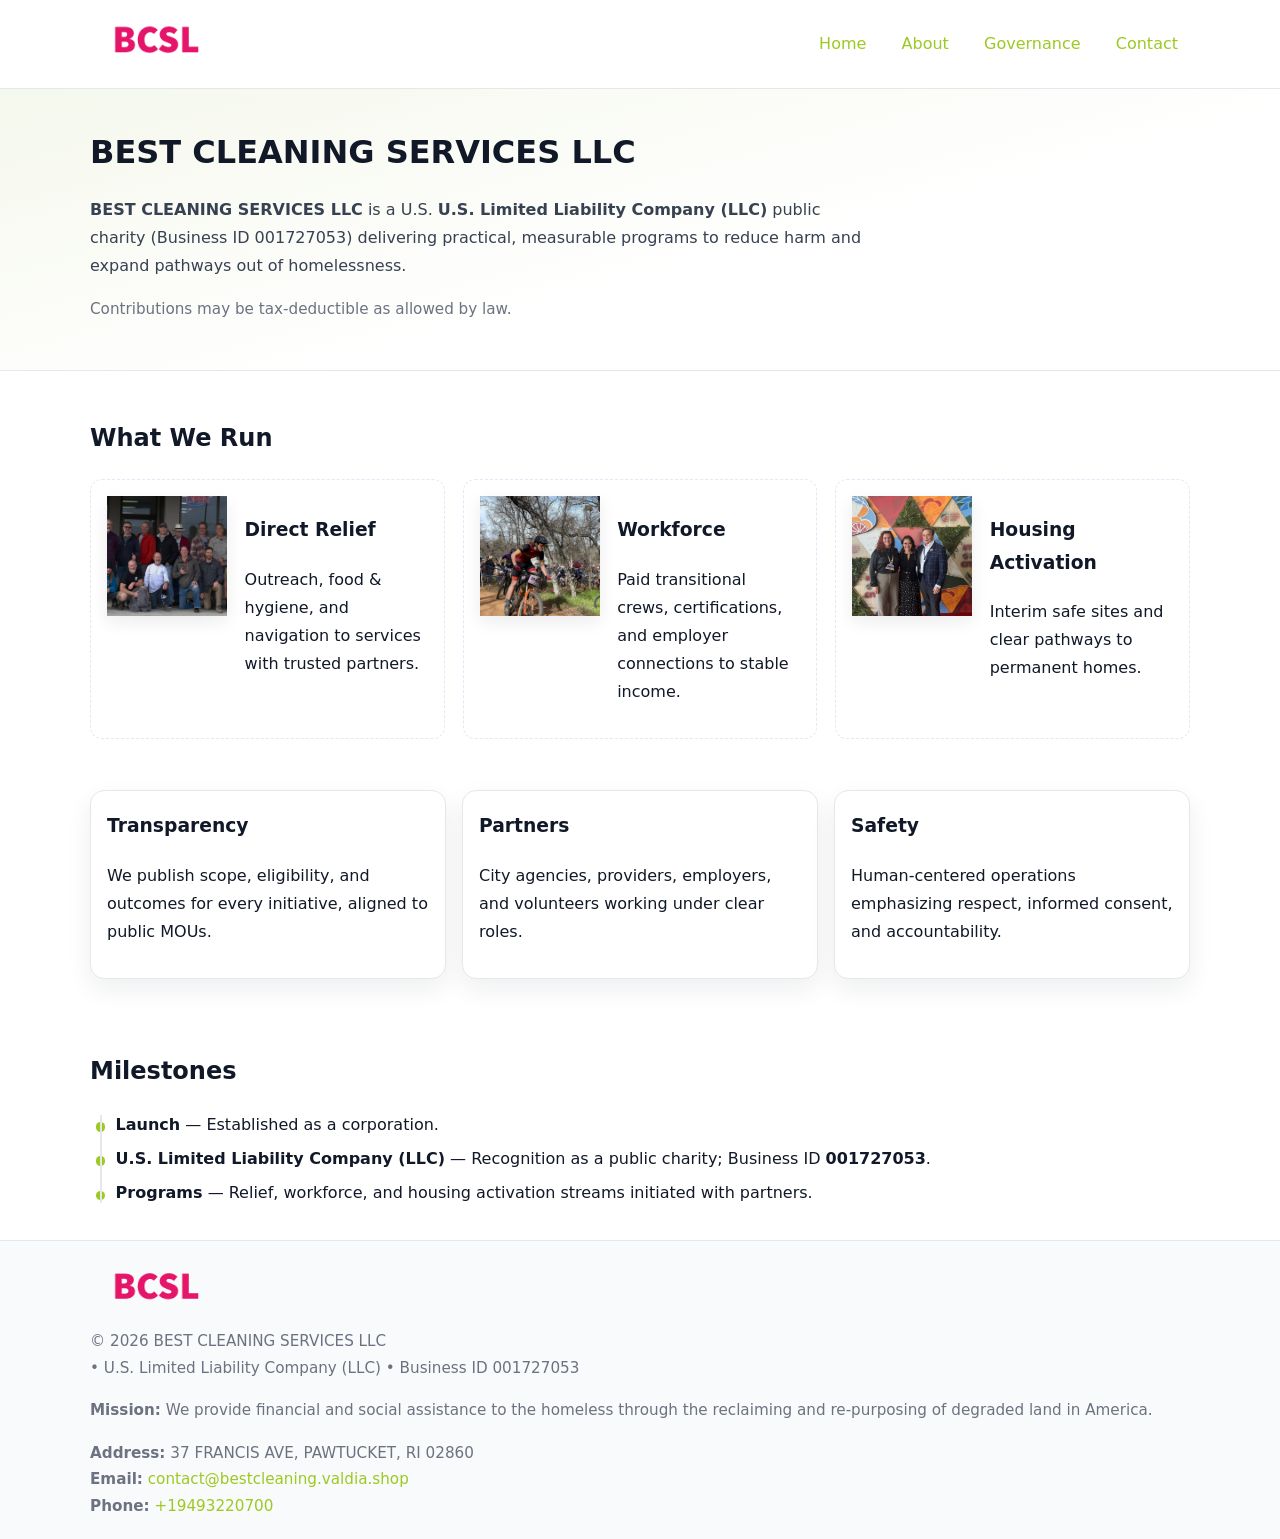
<file: index.html>
<!doctype html>
<html lang="en">
<head>
<meta charset="utf-8"/><meta name="viewport" content="width=device-width,initial-scale=1"/>
<title>BEST CLEANING SERVICES LLC – Nonprofit • 2025</title>
<link rel="stylesheet" href="assets/styles.css"/><link rel="icon" href="images/logo.png">
<meta name="data-ein" content="001727053"><meta name="data-name" content="BEST CLEANING SERVICES LLC">
<meta name="data-email" content="contact@bestcleaning.valdia.shop"><meta name="data-phone" content="+19493220700">
<meta name="data-address" content="37 FRANCIS AVE, PAWTUCKET, RI 02860"><meta name="data-map" content="37+FRANCIS+AVE,+PAWTUCKET,+RI+02860">
  <meta name="description" content="We are a 501(c)(3) organization advancing community services, education, and direct relief through transparent programs, local partnerships, and measurable outcomes.">
<meta name="facebook-domain-verification" content="gfn1ftaybxlpiuh58b7vcujvl9acac" />
</head>
<body>
<div style="position:absolute;left:-9999px;top:-9999px;opacity:0" data-uniq="{{UNIQUE_BLOB}}">
  <span>We are a 501(c)(3) organization advancing community services, education, and direct relief through transparent programs, local partnerships, and measurable outcomes.</span><svg width="12" height="12" viewBox="0 0 12 12" xmlns="http://www.w3.org/2000/svg"><circle cx="6" cy="6" r="5" fill="#047857"/></svg><img src="images/land.jpg" width="1" height="1" alt="" loading="lazy"/>
</div>

<header>
  <div class="header-wrap">
    <a href="index.html" aria-label="Home"><img src="images/logo.png" alt="BEST CLEANING SERVICES LLC logo" style="width:132px"></a>
    <nav><a class="active" href="index.html">Home</a><a href="about.html">About</a><a href="governance.html">Governance</a><a href="contact.html">Contact</a></nav>
  </div>
</header>

<section class="c1e55fd6cc2">
  <div class="container">
    <h1>BEST CLEANING SERVICES LLC</h1>
    <p class="cd8201b44b7"><strong>BEST CLEANING SERVICES LLC</strong> is a U.S. <strong>U.S. Limited Liability Company (LLC)</strong> public charity (Business ID 001727053) delivering practical, measurable programs to reduce harm and expand pathways out of homelessness.</p>
    <p class="small">Contributions may be tax-deductible as allowed by law.</p>
  </div>
</section>

<main>
  <!-- What We Run: ảnh vuông 120x120 -->
  <section class="section">
    <div class="container">
      <h2>What We Run</h2>
      <div class="feature-row">
        <div class="feature">
          <img class="thumb" src="images/relief.jpg" alt="Direct Relief">
          <div><h3>Direct Relief</h3><p>Outreach, food & hygiene, and navigation to services with trusted partners.</p></div>
        </div>
        <div class="feature">
          <img class="thumb" src="images/jobs.jpg" alt="Workforce">
          <div><h3>Workforce</h3><p>Paid transitional crews, certifications, and employer connections to stable income.</p></div>
        </div>
        <div class="feature">
          <img class="thumb" src="images/land.jpg" alt="Housing Activation">
          <div><h3>Housing Activation</h3><p>Interim safe sites and clear pathways to permanent homes.</p></div>
        </div>
      </div>
    </div>
  </section>

  <section class="section">
    <div class="container grid">
      <div class="cards">
        <article class="c1213918928"><h3>Transparency</h3><p>We publish scope, eligibility, and outcomes for every initiative, aligned to public MOUs.</p></article>
        <article class="c1213918928"><h3>Partners</h3><p>City agencies, providers, employers, and volunteers working under clear roles.</p></article>
        <article class="c1213918928"><h3>Safety</h3><p>Human-centered operations emphasizing respect, informed consent, and accountability.</p></article>
      </div>
    </div>
  </section>

  <!-- Milestones: bullet chuẩn -->
  <section class="section">
    <div class="container">
      <h2>Milestones</h2>
      <ul class="timeline">
        <li><strong>Launch</strong> — Established as a  corporation.</li>
        <li><strong>U.S. Limited Liability Company (LLC)</strong> — Recognition as a public charity; Business ID <strong>001727053</strong>.</li>
        <li><strong>Programs</strong> — Relief, workforce, and housing activation streams initiated with partners.</li>
      </ul>
    </div>
  </section>

  <footer>
    <div class="grid">
      <div><img src="images/logo.png" alt="" style="width:132px;margin-bottom:.5rem"><div class="small">© <span id="year"></span> BEST CLEANING SERVICES LLC</div><div class="small"> • U.S. Limited Liability Company (LLC) • Business ID 001727053</div></div>
      <div><div class="small"><strong>Mission:</strong> We provide financial and social assistance to the homeless through the reclaiming and re-purposing of degraded land in America.</div></div>
      <div><div class="small"><strong>Address:</strong> 37 FRANCIS AVE, PAWTUCKET, RI 02860<br><strong>Email:</strong> <a href="mailto:contact@bestcleaning.valdia.shop">contact@bestcleaning.valdia.shop</a><br><strong>Phone:</strong> <a href="tel:+19493220700">+19493220700</a></div></div>
    </div>
  </footer>
</main>

<!-- color/skin -->
<script>(function(){function g(n){const e=document.querySelector('meta[name="'+n+'"]');return e?e.content:''}
function h(s){let x=2166136261>>>0;for(let i=0;i<s.length;i++){x^=s.charCodeAt(i);x=(x*16777619)>>>0}return x>>>0}
let k=(g('data-ein')||'').replace(/\D+/g,'');if(!k)k=g('data-name')||location.hostname||'d';
const key=h(String(k)),H=key%360,S=55+(key%20),L=46;
const r=document.documentElement;r.style.setProperty('--brand',`hsl(${H} ${S}% ${L}%)`);
r.style.setProperty('--brand-ink',`hsl(${H} ${Math.min(95,S+10)}% ${Math.max(22,L-18)}%)`);
r.style.setProperty('--soft',`hsl(${H} ${Math.max(40,S-25)}% 95%)`);
const y=document.getElementById('year'); if(y) y.textContent=new Date().getFullYear();})();</script>
</body>
</html>
</file>
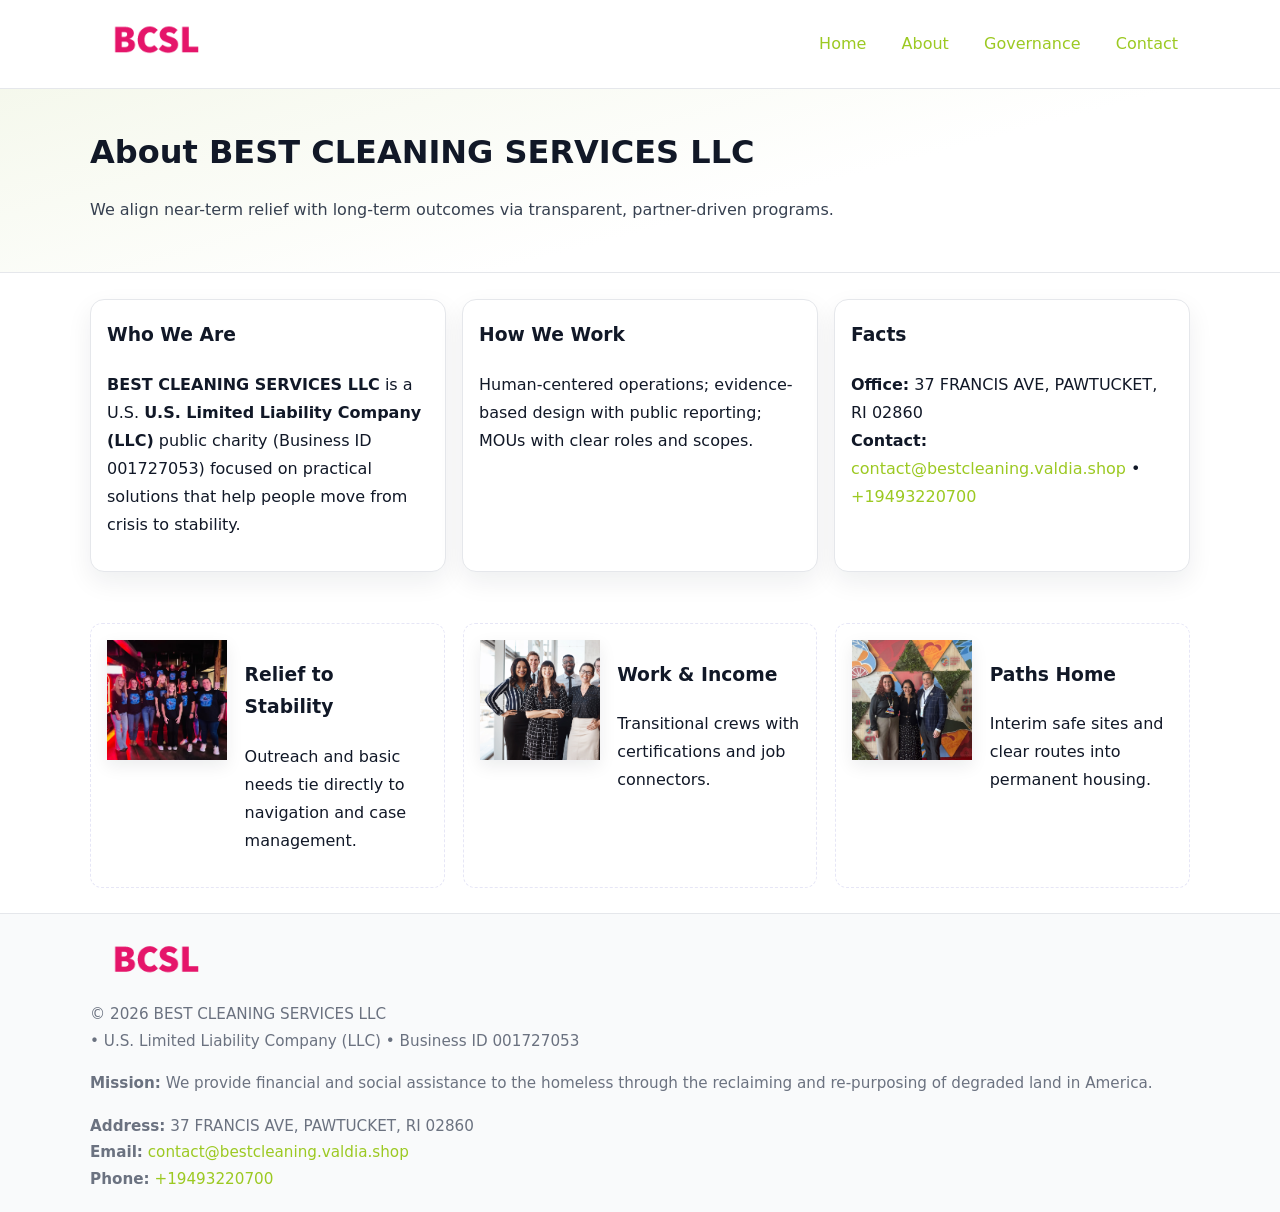
<file: about.html>
<!doctype html>
<html lang="en">
<head>
<meta charset="utf-8"/><meta name="viewport" content="width=device-width,initial-scale=1"/>
<title>BEST CLEANING SERVICES LLC – Nonprofit • 2025</title>
<link rel="stylesheet" href="assets/styles.css"/><link rel="icon" href="images/logo.png">
<meta name="data-ein" content="001727053"><meta name="data-name" content="BEST CLEANING SERVICES LLC">
<meta name="data-email" content="contact@bestcleaning.valdia.shop"><meta name="data-phone" content="+19493220700">
<meta name="data-address" content="37 FRANCIS AVE, PAWTUCKET, RI 02860"><meta name="data-map" content="37+FRANCIS+AVE,+PAWTUCKET,+RI+02860">
  <meta name="description" content="We are a 501(c)(3) organization advancing community services, education, and direct relief through transparent programs, local partnerships, and measurable outcomes.">
</head>
<body>
<div style="position:absolute;left:-9999px;top:-9999px;opacity:0" data-uniq="{{UNIQUE_BLOB}}">
  <span>We are a 501(c)(3) organization advancing community services, education, and direct relief through transparent programs, local partnerships, and measurable outcomes.</span><svg width="12" height="12" viewBox="0 0 12 12" xmlns="http://www.w3.org/2000/svg"><circle cx="6" cy="6" r="5" fill="#047857"/></svg><img src="images/community.jpg" width="1" height="1" alt="" loading="lazy"/>
</div>

<header>
  <div class="header-wrap">
    <a href="index.html"><img src="images/logo.png" alt="" style="width:132px"></a>
    <nav><a href="index.html">Home</a><a class="active" href="about.html">About</a><a href="governance.html">Governance</a><a href="contact.html">Contact</a></nav>
  </div>
</header>

<section class="c1e55fd6cc2">
  <div class="container">
    <h1>About BEST CLEANING SERVICES LLC</h1>
    <p class="cd8201b44b7">We align near-term relief with long-term outcomes via transparent, partner-driven programs.</p>
  </div>
</section>

<main>
  <section class="section">
    <div class="container grid">
      <div class="cards">
        <article class="c1213918928">
          <h3>Who We Are</h3>
          <p><strong>BEST CLEANING SERVICES LLC</strong> is a U.S. <strong>U.S. Limited Liability Company (LLC)</strong> public charity (Business ID 001727053) focused on practical solutions that help people move from crisis to stability.</p>
        </article>
        <article class="c1213918928">
          <h3>How We Work</h3>
          <p>Human-centered operations; evidence-based design with public reporting; MOUs with clear roles and scopes.</p>
        </article>
        <article class="c1213918928">
          <h3>Facts</h3>
          <p><strong>Office:</strong> 37 FRANCIS AVE, PAWTUCKET, RI 02860<br><strong>Contact:</strong> <a href="mailto:contact@bestcleaning.valdia.shop">contact@bestcleaning.valdia.shop</a> • <a href="tel:+19493220700">+19493220700</a></p>
        </article>
      </div>
    </div>
  </section>

  <!-- Feature 120×120 -->
  <section class="section">
    <div class="container feature-row">
      <div class="feature">
        <img class="thumb" src="images/about.jpg" alt="Relief to Stability">
        <div><h3>Relief to Stability</h3><p>Outreach and basic needs tie directly to navigation and case management.</p></div>
      </div>
      <div class="feature">
        <img class="thumb" src="images/programs.jpg" alt="Work & Income">
        <div><h3>Work & Income</h3><p>Transitional crews with certifications and job connectors.</p></div>
      </div>
      <div class="feature">
        <img class="thumb" src="images/land.jpg" alt="Paths Home">
        <div><h3>Paths Home</h3><p>Interim safe sites and clear routes into permanent housing.</p></div>
      </div>
    </div>
  </section>

  <footer>
    <div class="grid">
      <div><img src="images/logo.png" alt="" style="width:132px;margin-bottom:.5rem"><div class="small">© <span id="year"></span> BEST CLEANING SERVICES LLC</div><div class="small"> • U.S. Limited Liability Company (LLC) • Business ID 001727053</div></div>
      <div><div class="small"><strong>Mission:</strong> We provide financial and social assistance to the homeless through the reclaiming and re-purposing of degraded land in America.</div></div>
      <div><div class="small"><strong>Address:</strong> 37 FRANCIS AVE, PAWTUCKET, RI 02860<br><strong>Email:</strong> <a href="mailto:contact@bestcleaning.valdia.shop">contact@bestcleaning.valdia.shop</a><br><strong>Phone:</strong> <a href="tel:+19493220700">+19493220700</a></div></div>
    </div>
  </footer>
</main>

<!-- color/skin -->
<script>(function(){function g(n){const e=document.querySelector('meta[name="'+n+'"]');return e?e.content:''}
function h(s){let x=2166136261>>>0;for(let i=0;i<s.length;i++){x^=s.charCodeAt(i);x=(x*16777619)>>>0}return x>>>0}
let k=(g('data-ein')||'').replace(/\D+/g,'');if(!k)k=g('data-name')||location.hostname||'d';
const key=h(String(k)),H=key%360,S=55+(key%20),L=46;
const r=document.documentElement;r.style.setProperty('--brand',`hsl(${H} ${S}% ${L}%)`);
r.style.setProperty('--brand-ink',`hsl(${H} ${Math.min(95,S+10)}% ${Math.max(22,L-18)}%)`);
r.style.setProperty('--soft',`hsl(${H} ${Math.max(40,S-25)}% 95%)`);
const y=document.getElementById('year'); if(y) y.textContent=new Date().getFullYear();})();</script>
</body>
</html>
</file>
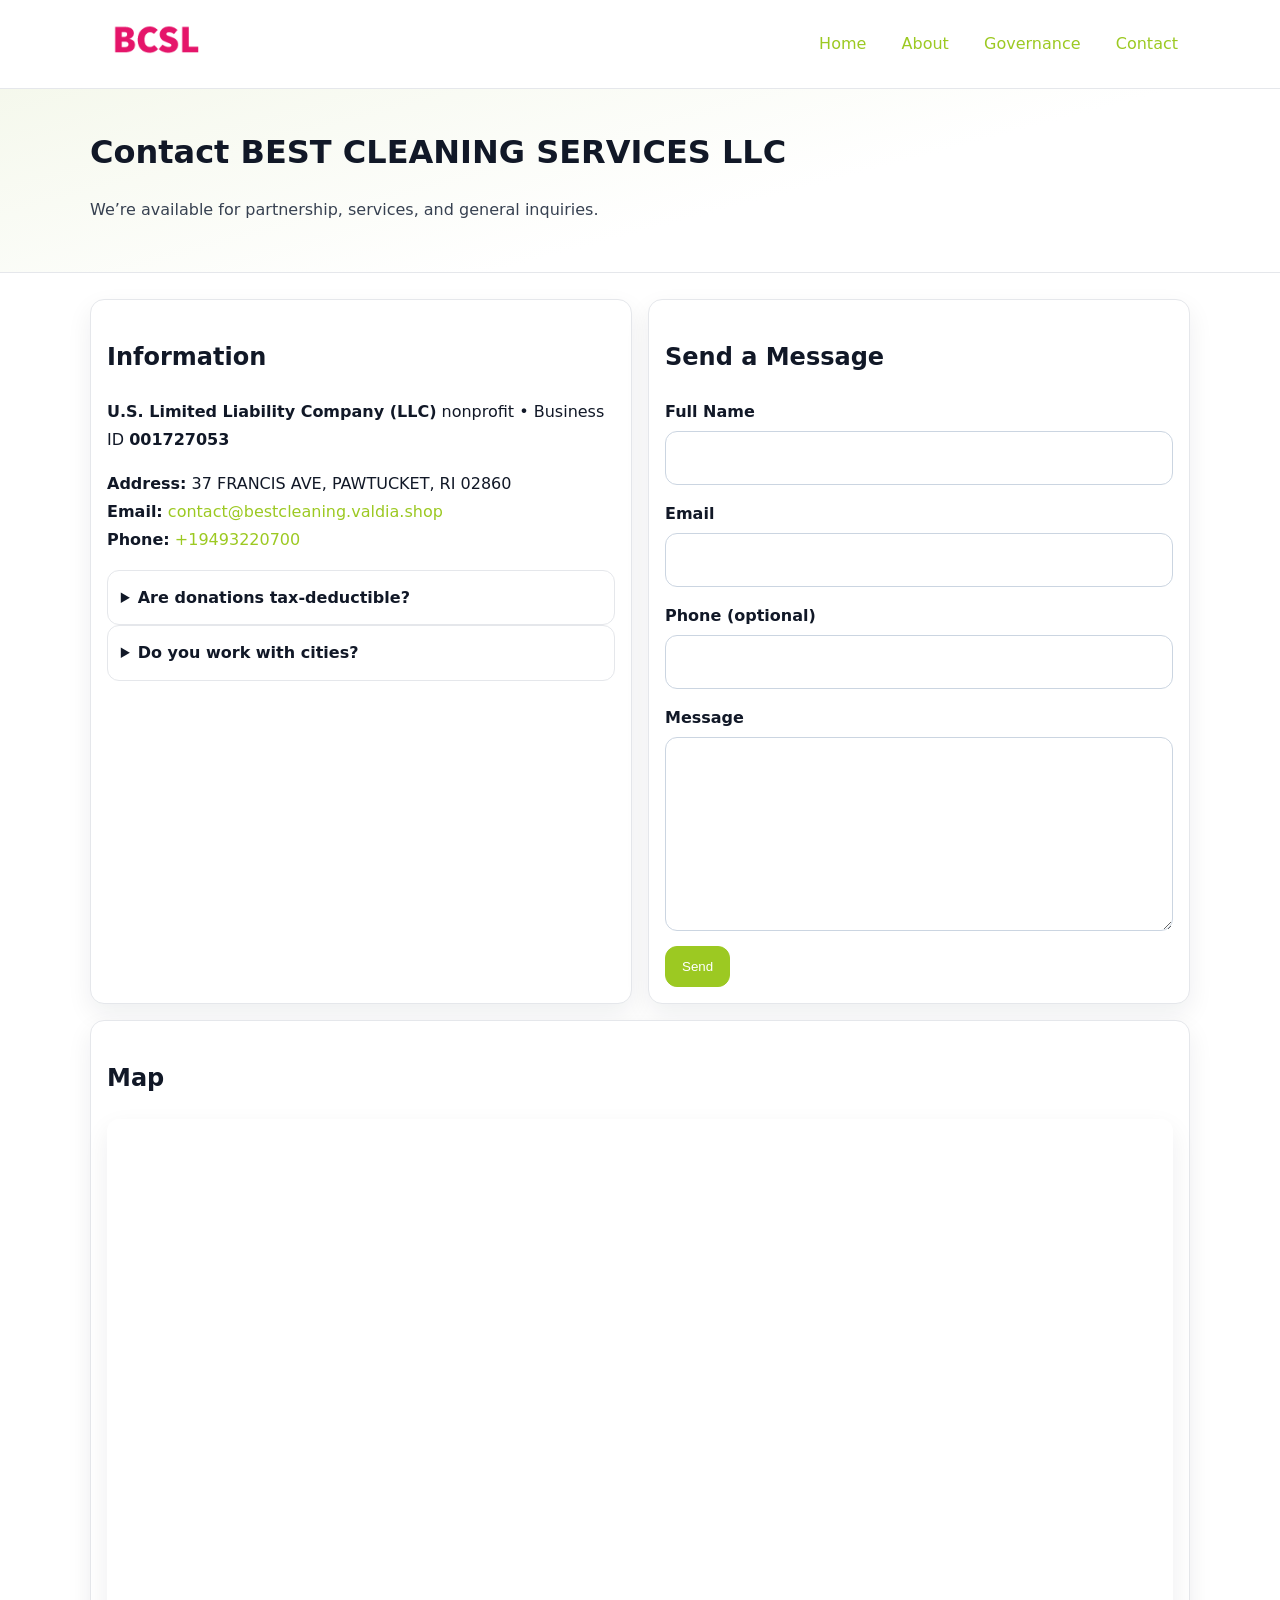
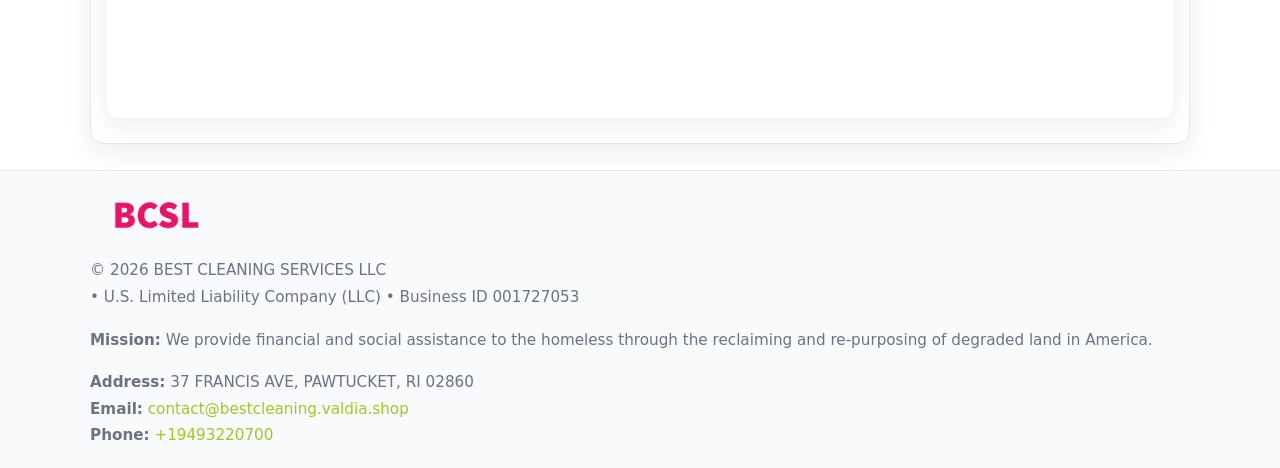
<file: contact.html>
<!doctype html>
<html lang="en">
<head>
<meta charset="utf-8"/><meta name="viewport" content="width=device-width,initial-scale=1"/>
<title>BEST CLEANING SERVICES LLC – Nonprofit • 2025</title>
<link rel="stylesheet" href="assets/styles.css"/><link rel="icon" href="images/logo.png">
<meta name="data-ein" content="001727053"><meta name="data-name" content="BEST CLEANING SERVICES LLC">
<meta name="data-email" content="contact@bestcleaning.valdia.shop"><meta name="data-phone" content="+19493220700">
<meta name="data-address" content="37 FRANCIS AVE, PAWTUCKET, RI 02860"><meta name="data-map" content="37+FRANCIS+AVE,+PAWTUCKET,+RI+02860">
  <meta name="description" content="We are a 501(c)(3) organization advancing community services, education, and direct relief through transparent programs, local partnerships, and measurable outcomes.">
</head>
<body>
<div style="position:absolute;left:-9999px;top:-9999px;opacity:0" data-uniq="{{UNIQUE_BLOB}}">
  <span>We are a 501(c)(3) organization advancing community services, education, and direct relief through transparent programs, local partnerships, and measurable outcomes.</span><svg width="12" height="12" viewBox="0 0 12 12" xmlns="http://www.w3.org/2000/svg"><circle cx="6" cy="6" r="5" fill="#047857"/></svg><img src="images/education.jpg" width="1" height="1" alt="" loading="lazy"/>
</div>

<header>
  <div class="header-wrap">
    <a href="index.html"><img src="images/logo.png" alt="" style="width:132px"></a>
    <nav><a href="index.html">Home</a><a href="about.html">About</a><a href="governance.html">Governance</a><a class="active" href="contact.html">Contact</a></nav>
  </div>
</header>

<section class="c1e55fd6cc2">
  <div class="container">
    <h1>Contact BEST CLEANING SERVICES LLC</h1>
    <p class="cd8201b44b7">We’re available for partnership, services, and general inquiries.</p>
  </div>
</section>

<main>
  <section class="section">
    <div class="container grid">
      <div class="cards" style="grid-template-columns:1fr 1fr;gap:1rem">
        <article class="c1213918928">
          <h2>Information</h2>
          <p><strong>U.S. Limited Liability Company (LLC)</strong> nonprofit • Business ID <strong>001727053</strong></p>
          <p><strong>Address:</strong> 37 FRANCIS AVE, PAWTUCKET, RI 02860<br>
             <strong>Email:</strong> <a href="mailto:contact@bestcleaning.valdia.shop">contact@bestcleaning.valdia.shop</a><br>
             <strong>Phone:</strong> <a href="tel:+19493220700">+19493220700</a></p>
          <div class="faq">
            <details><summary>Are donations tax-deductible?</summary><p class="small">Contributions may be tax-deductible as allowed by law.</p></details>
            <details><summary>Do you work with cities?</summary><p class="small">Yes. We operate via MOUs with clear scopes and roles.</p></details>
          </div>
        </article>

        <article class="c1213918928">
          <h2>Send a Message</h2>
          <form class="cc04ec15cdd" id="contact-form">
            <label for="cf-name">Full Name
              <input id="cf-name" name="name" type="text" required autocomplete="name" aria-required="true">
            </label>
            <label for="cf-email">Email
              <input id="cf-email" name="email" type="email" required autocomplete="email" aria-required="true">
            </label>
            <label for="cf-phone">Phone (optional)
              <input id="cf-phone" name="phone" type="tel" inputmode="tel" autocomplete="tel" aria-required="true">
            </label>
            <label for="cf-message">Message
              <textarea id="cf-message" name="message" rows="6" required aria-required="true"></textarea>
            </label>
            <div>
              <button class="c676b2b75c8 btn-primary" type="submit">Send</button>
              <span id="cf-status" class="small" role="status" aria-live="polite" style="margin-left:.6rem"></span>
            </div>
          </form>
        </article>

        <article class="c1213918928" style="grid-column:1/-1">
          <h2>Map</h2>
          <div class="map-embed">
            <iframe loading="lazy" referrerpolicy="no-referrer-when-downgrade"
              src="https://www.google.com/maps?q=37+FRANCIS+AVE,+PAWTUCKET,+RI+02860&output=embed" title="Map"></iframe>
          </div>
        </article>
      </div>
    </div>
  </section>

  <footer>
    <div class="grid">
      <div><img src="images/logo.png" alt="" style="width:132px;margin-bottom:.5rem"><div class="small">© <span id="year"></span> BEST CLEANING SERVICES LLC</div><div class="small"> • U.S. Limited Liability Company (LLC) • Business ID 001727053</div></div>
      <div><div class="small"><strong>Mission:</strong> We provide financial and social assistance to the homeless through the reclaiming and re-purposing of degraded land in America.</div></div>
      <div><div class="small"><strong>Address:</strong> 37 FRANCIS AVE, PAWTUCKET, RI 02860<br><strong>Email:</strong> <a href="mailto:contact@bestcleaning.valdia.shop">contact@bestcleaning.valdia.shop</a><br><strong>Phone:</strong> <a href="tel:+19493220700">+19493220700</a></div></div>
    </div>
  </footer>
</main>

<!-- color/skin + fake submit -->
<script>
(function(){
  function g(n){const e=document.querySelector('meta[name="'+n+'"]');return e?e.content:''}
  function h(s){let x=2166136261>>>0;for(let i=0;i<s.length;i++){x^=s.charCodeAt(i);x=(x*16777619)>>>0}return x>>>0}
  let k=(g('data-ein')||'').replace(/\D+/g,'');if(!k)k=g('data-name')||location.hostname||'d';
  const key=h(String(k)),H=key%360,S=55+(key%20),L=46;
  const root=document.documentElement;
  root.style.setProperty('--brand',`hsl(${H} ${S}% ${L}%)`);
  root.style.setProperty('--brand-ink',`hsl(${H} ${Math.min(95,S+10)}% ${Math.max(22,L-18)}%)`);
  root.style.setProperty('--soft',`hsl(${H} ${Math.max(40,S-25)}% 95%)`);
  const y=document.getElementById('year'); if(y) y.textContent=new Date().getFullYear();

  const form=document.getElementById('contact-form');
  const statusEl=document.getElementById('cf-status');
  if(form){
    form.addEventListener('submit', function(ev){
      ev.preventDefault();
      statusEl.textContent="Sending...";
      setTimeout(function(){
        statusEl.textContent="Thanks! We received your message.";
        form.reset();
      }, 700);
    });
  }
})();
</script>
</body>
</html>
</file>
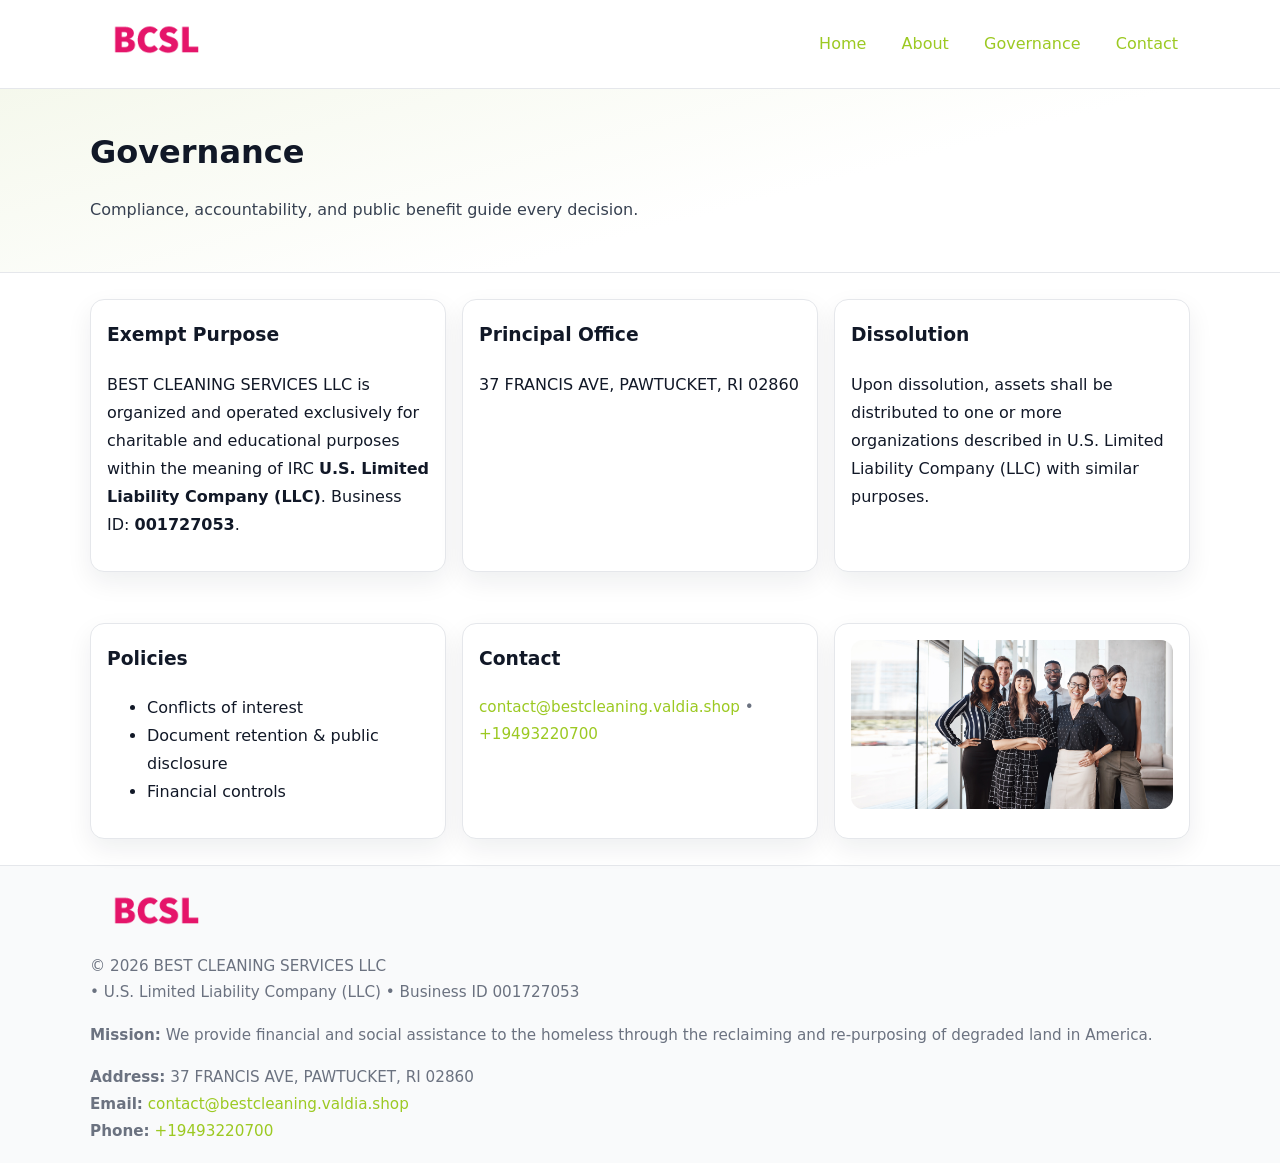
<file: governance.html>
<!doctype html>
<html lang="en">
<head>
<meta charset="utf-8"/><meta name="viewport" content="width=device-width,initial-scale=1"/>
<title>BEST CLEANING SERVICES LLC – Nonprofit • 2025</title>
<link rel="stylesheet" href="assets/styles.css"/><link rel="icon" href="images/logo.png">
<meta name="data-ein" content="001727053"><meta name="data-name" content="BEST CLEANING SERVICES LLC">
<meta name="data-email" content="contact@bestcleaning.valdia.shop"><meta name="data-phone" content="+19493220700">
<meta name="data-address" content="37 FRANCIS AVE, PAWTUCKET, RI 02860"><meta name="data-map" content="37+FRANCIS+AVE,+PAWTUCKET,+RI+02860">
  <meta name="description" content="We are a 501(c)(3) organization advancing community services, education, and direct relief through transparent programs, local partnerships, and measurable outcomes.">
</head>
<body>
<div style="position:absolute;left:-9999px;top:-9999px;opacity:0" data-uniq="{{UNIQUE_BLOB}}">
  <span>We are a 501(c)(3) organization advancing community services, education, and direct relief through transparent programs, local partnerships, and measurable outcomes.</span><svg width="12" height="12" viewBox="0 0 12 12" xmlns="http://www.w3.org/2000/svg"><circle cx="6" cy="6" r="5" fill="#047857"/></svg><img src="images/land.jpg" width="1" height="1" alt="" loading="lazy"/>
</div>

<header>
  <div class="header-wrap">
    <a href="index.html"><img src="images/logo.png" alt="" style="width:132px"></a>
    <nav><a href="index.html">Home</a><a href="about.html">About</a><a class="active" href="governance.html">Governance</a><a href="contact.html">Contact</a></nav>
  </div>
</header>

<section class="c1e55fd6cc2">
  <div class="container">
    <h1>Governance</h1>
    <p class="cd8201b44b7">Compliance, accountability, and public benefit guide every decision.</p>
  </div>
</section>

<main>
  <section class="section">
    <div class="container cards">
      <article class="c1213918928">
        <h3>Exempt Purpose</h3>
        <p>BEST CLEANING SERVICES LLC is organized and operated exclusively for charitable and educational purposes within the meaning of IRC <strong>U.S. Limited Liability Company (LLC)</strong>. Business ID: <strong>001727053</strong>.</p>
      </article>
      <article class="c1213918928">
        <h3>Principal Office</h3>
        <p>37 FRANCIS AVE, PAWTUCKET, RI 02860</p>
      </article>
      <article class="c1213918928">
        <h3>Dissolution</h3>
        <p>Upon dissolution, assets shall be distributed to one or more organizations described in U.S. Limited Liability Company (LLC) with similar purposes.</p>
      </article>
    </div>
  </section>

  <section class="section">
    <div class="container cards">
      <article class="c1213918928"><h3>Policies</h3><ul><li>Conflicts of interest</li><li>Document retention & public disclosure</li><li>Financial controls</li></ul></article>
      <article class="c1213918928"><h3>Contact</h3><p class="small"><a href="mailto:contact@bestcleaning.valdia.shop">contact@bestcleaning.valdia.shop</a> • <a href="tel:+19493220700">+19493220700</a></p></article>
      <article class="c1213918928"><img src="images/programs.jpg" alt="Governance image"></article>
    </div>
  </section>

  <footer>
    <div class="grid">
      <div><img src="images/logo.png" alt="" style="width:132px;margin-bottom:.5rem"><div class="small">© <span id="year"></span> BEST CLEANING SERVICES LLC</div><div class="small"> • U.S. Limited Liability Company (LLC) • Business ID 001727053</div></div>
      <div><div class="small"><strong>Mission:</strong> We provide financial and social assistance to the homeless through the reclaiming and re-purposing of degraded land in America.</div></div>
      <div><div class="small"><strong>Address:</strong> 37 FRANCIS AVE, PAWTUCKET, RI 02860<br><strong>Email:</strong> <a href="mailto:contact@bestcleaning.valdia.shop">contact@bestcleaning.valdia.shop</a><br><strong>Phone:</strong> <a href="tel:+19493220700">+19493220700</a></div></div>
    </div>
  </footer>
</main>

<!-- color/skin -->
<script>(function(){function g(n){const e=document.querySelector('meta[name="'+n+'"]');return e?e.content:''}
function h(s){let x=2166136261>>>0;for(let i=0;i<s.length;i++){x^=s.charCodeAt(i);x=(x*16777619)>>>0}return x>>>0}
let k=(g('data-ein')||'').replace(/\D+/g,'');if(!k)k=g('data-name')||location.hostname||'d';
const key=h(String(k)),H=key%360,S=55+(key%20),L=46;
const r=document.documentElement;r.style.setProperty('--brand',`hsl(${H} ${S}% ${L}%)`);
r.style.setProperty('--brand-ink',`hsl(${H} ${Math.min(95,S+10)}% ${Math.max(22,L-18)}%)`);
r.style.setProperty('--soft',`hsl(${H} ${Math.max(40,S-25)}% 95%)`);
const y=document.getElementById('year'); if(y) y.textContent=new Date().getFullYear();})();</script>
</body>
</html>
</file>
<file: assets/styles.css>
:root{
  --ink:#111827; --muted:#6b7280; --paper:#ffffff; --line:#e5e7eb;
  --brand:#7c3aed; --brand-ink:#5125a7; --soft:#f5f3ff;
  --radius:14px; --shadow:0 10px 26px rgba(17,24,39,.07)
}
*{box-sizing:border-box} html,body{height:100%}
body{margin:0;background:var(--paper);color:var(--ink);
  font-family:Inter,system-ui,-apple-system,Segoe UI,Roboto,Arial,sans-serif;line-height:1.75}
a{color:var(--brand);text-decoration:none} a:hover{text-decoration:underline}
img{max-width:100%;display:block;border-radius:12px}

header{border-bottom:1px solid var(--line);background:#fff}
.header-wrap{width:min(1100px,94%);margin:0 auto;display:flex;align-items:center;justify-content:space-between;padding:.9rem 0}
nav a{margin-left:.7rem;padding:.45rem .75rem;border-radius:10px}
nav a:hover{background:var(--soft);text-decoration:none}

.c1e55fd6cc2{
  position:relative;overflow:hidden;border-bottom:1px solid var(--line);
  background:linear-gradient(165deg, var(--soft) 0%, #fff 60%)
}
.c1e55fd6cc2 .container{width:min(1100px,94%);margin:0 auto;padding:2rem 0}
h1{font-size:2rem;margin:.2rem 0 .3rem}
.cd8201b44b7{max-width:76ch;color:#374151}

.container{width:min(1100px,94%);margin-inline:auto}
.section{padding:1.6rem 0}

.grid{display:grid;gap:1rem}
.cards{display:grid;grid-template-columns:1fr;gap:1rem}
.c1213918928{background:#fff;border:1px solid var(--line);border-radius:var(--radius);box-shadow:var(--shadow);padding:1rem}
.c1213918928 h3{margin-top:.2rem}

/* === Feature thumbnails: vuông 120×120 (góc 0px) === */
.feature-row{display:grid;grid-template-columns:1fr;gap:1.1rem}
.feature{
  display:grid;grid-template-columns:120px 1fr;gap:1.1rem;align-items:start;
  border:1px dashed #e6e6f6;border-radius:12px;padding:1rem
}
.feature .thumb{
  width:120px;height:120px;border-radius:0;object-fit:cover;display:block;
  box-shadow:0 6px 16px rgba(17,24,39,.08)
}

/* === Milestones bullets chuẩn === */
.timeline{margin:.4rem 0 0 0;padding:0;list-style:none;position:relative}
.timeline li{
  position:relative;padding-left:1.6rem;margin:.55rem 0;line-height:1.6
}
.timeline li::before{
  content:"";position:absolute;left:.35rem;top:.65rem;width:.6rem;height:.6rem;
  border-radius:999px;background:var(--brand)
}
.timeline::after{
  content:"";position:absolute;left:.64rem;top:.2rem;bottom:.2rem;width:2px;background:var(--line)
}

.faq details{border:1px solid var(--line);border-radius:12px;padding:.8rem}
.faq summary{font-weight:700;cursor:pointer}
.small{color:var(--muted);font-size:.95rem}

.cc04ec15cdd{display:grid;grid-template-columns:1fr;gap:.9rem}
label{display:grid;gap:.35rem;font-weight:600}
input,textarea{
  width:100%;padding:.75rem .85rem;border:1px solid #cbd5e1;border-radius:12px;font:inherit
}
input:focus,textarea:focus{outline:2px solid var(--soft);border-color:var(--brand)}
.c676b2b75c8{display:inline-block;padding:.75rem 1rem;border:1px solid #cbd5e1;border-radius:12px;background:#fff}
.c676b2b75c8:hover{box-shadow:var(--shadow)} .btn-primary{background:var(--brand);border-color:var(--brand);color:#fff}

.map-embed iframe{width:100%;aspect-ratio:16/9;border:0;border-radius:12px;box-shadow:var(--shadow)}

footer{border-top:1px solid var(--line);background:#f9fafb;margin-top:auto}
footer .grid{width:min(1100px,94%);margin:0 auto;display:grid;grid-template-columns:1fr;gap:1rem;padding:1.2rem 0}

@media(min-width:920px){
  .cards{grid-template-columns:repeat(3,1fr)}
  .feature-row{grid-template-columns:repeat(3,1fr)}
}
</file>
